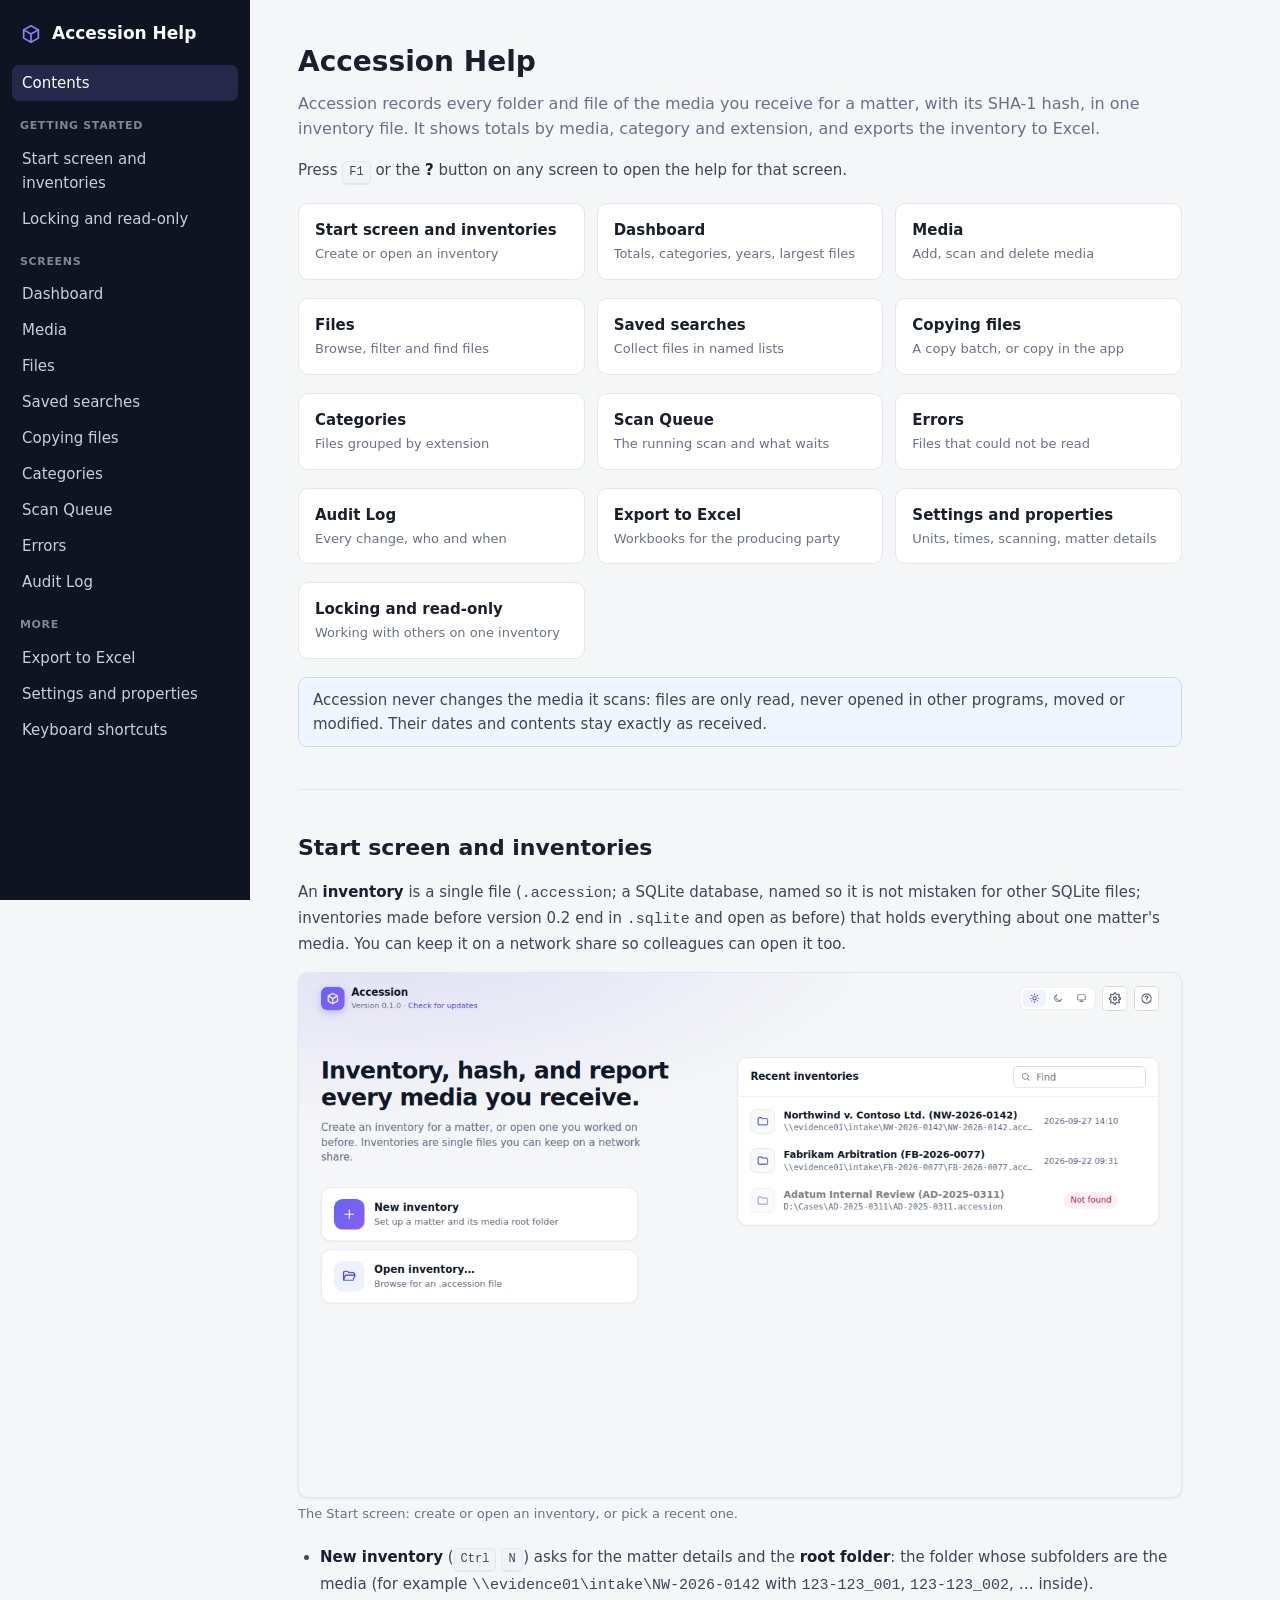
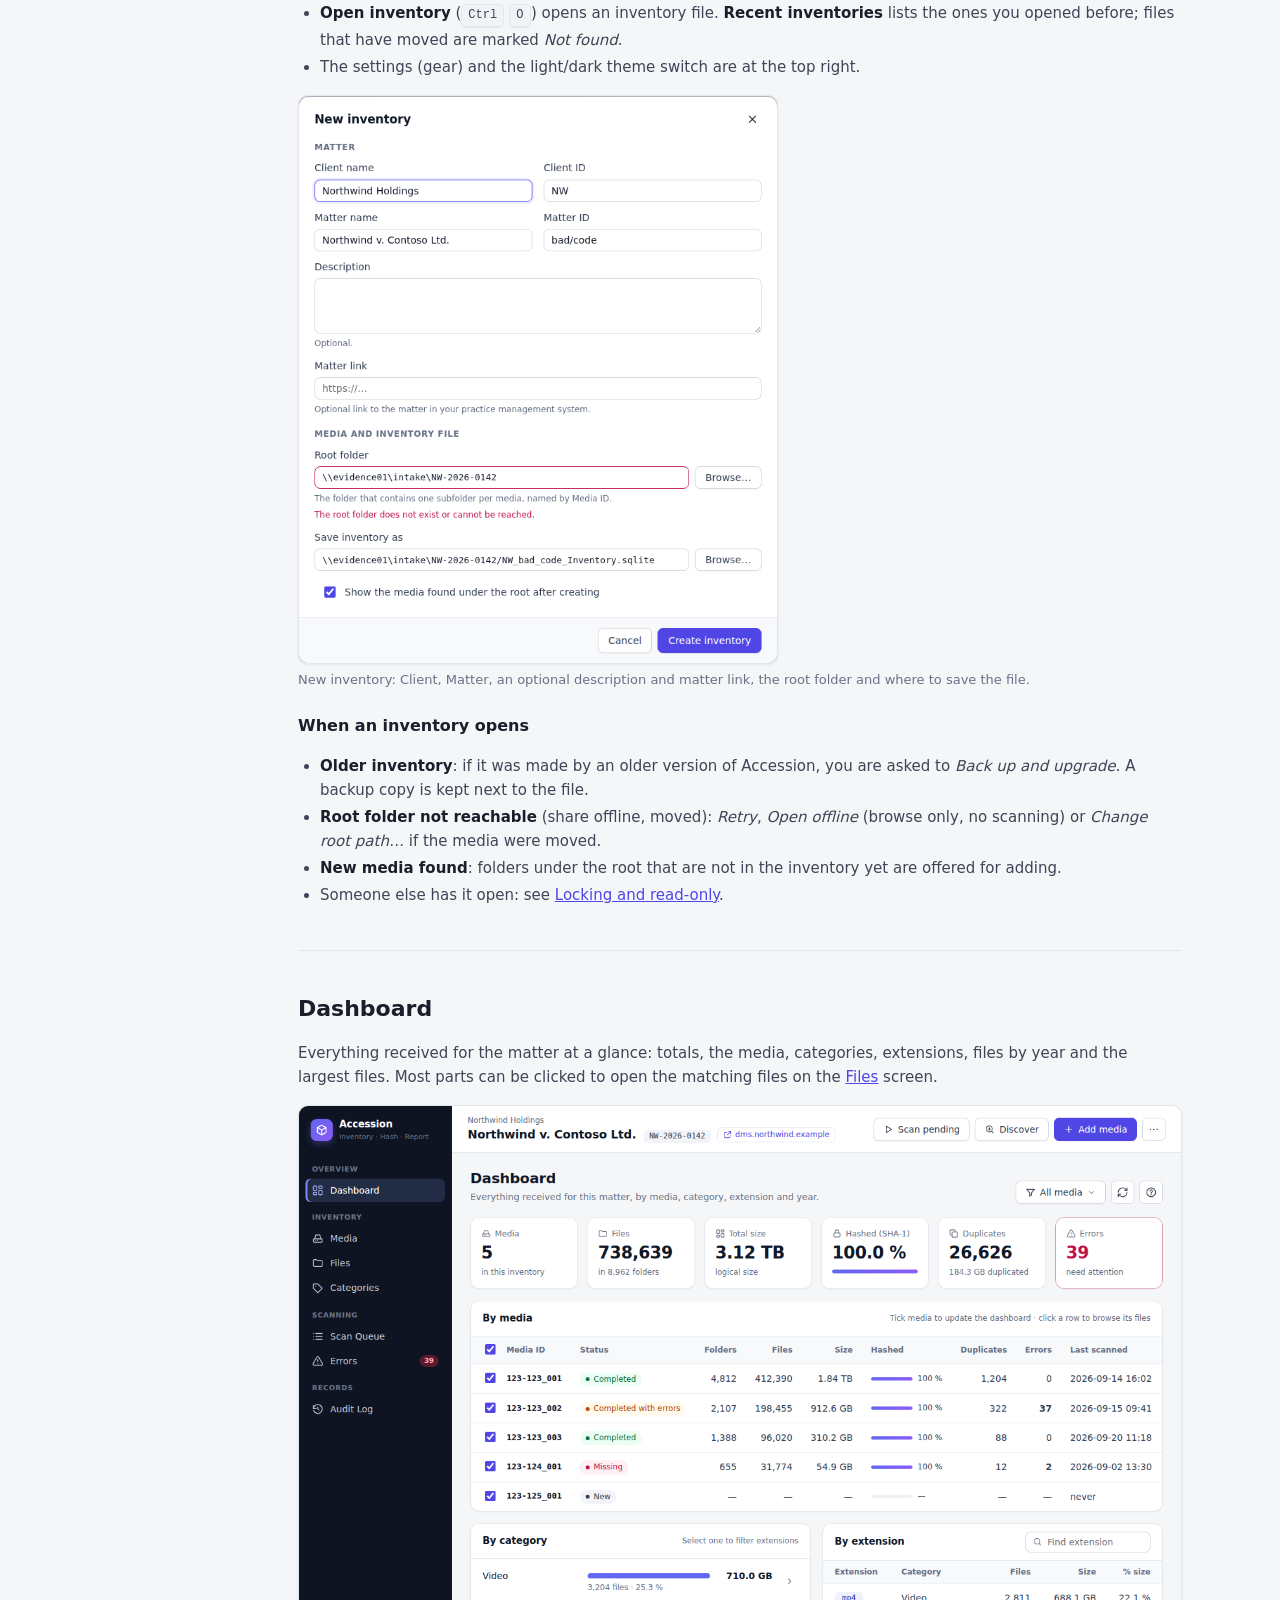
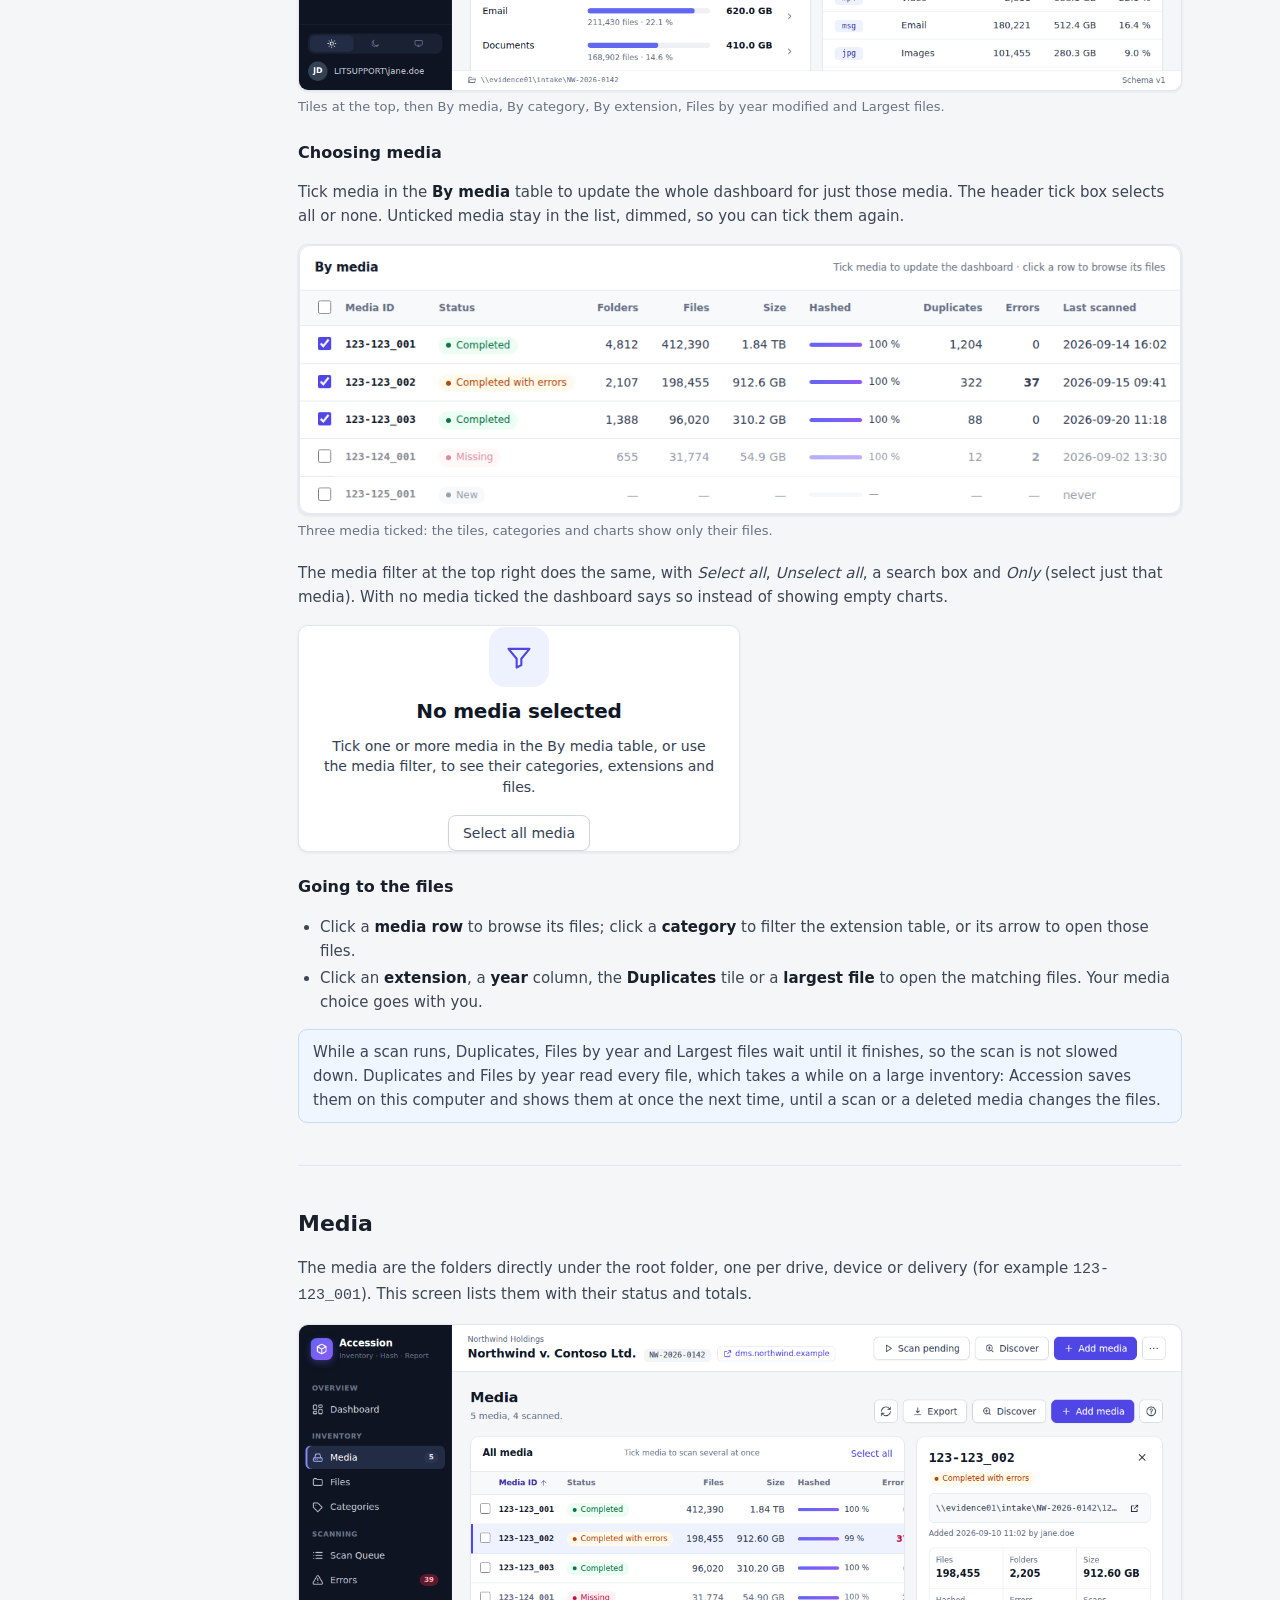
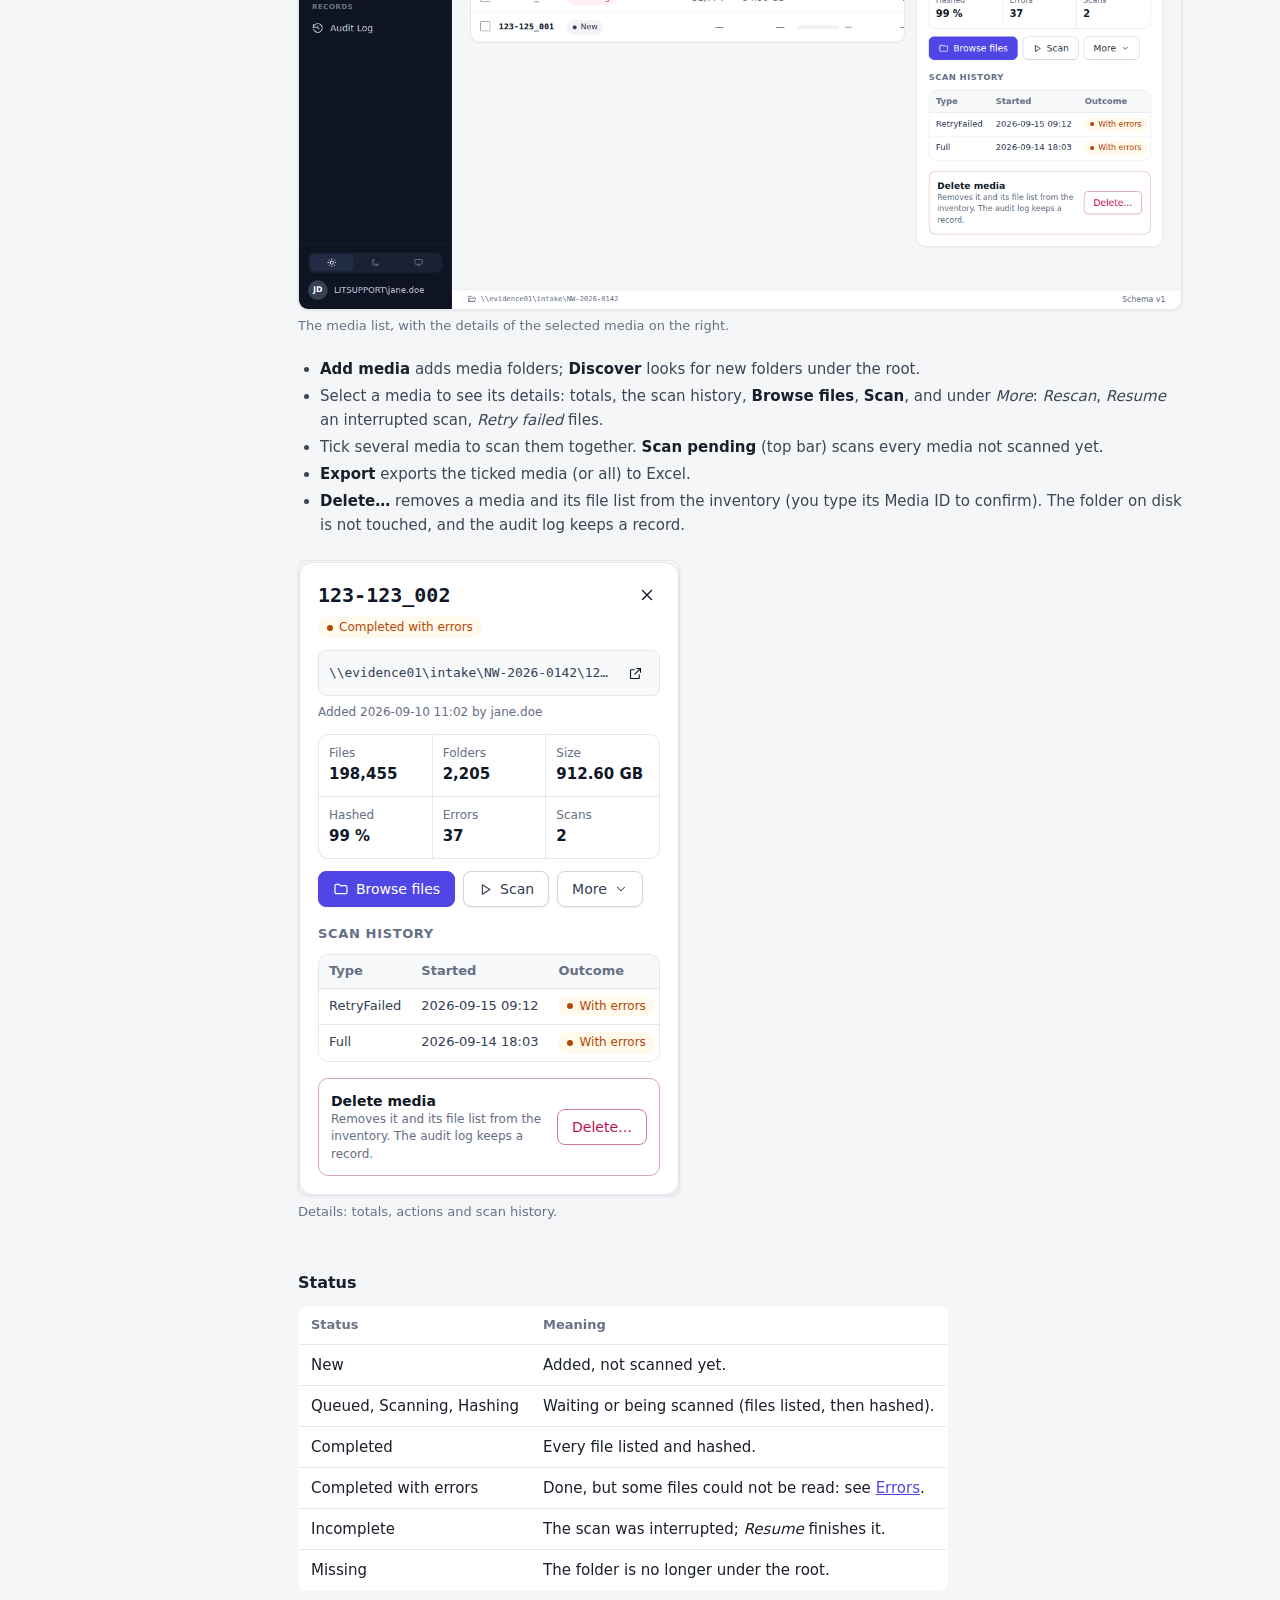
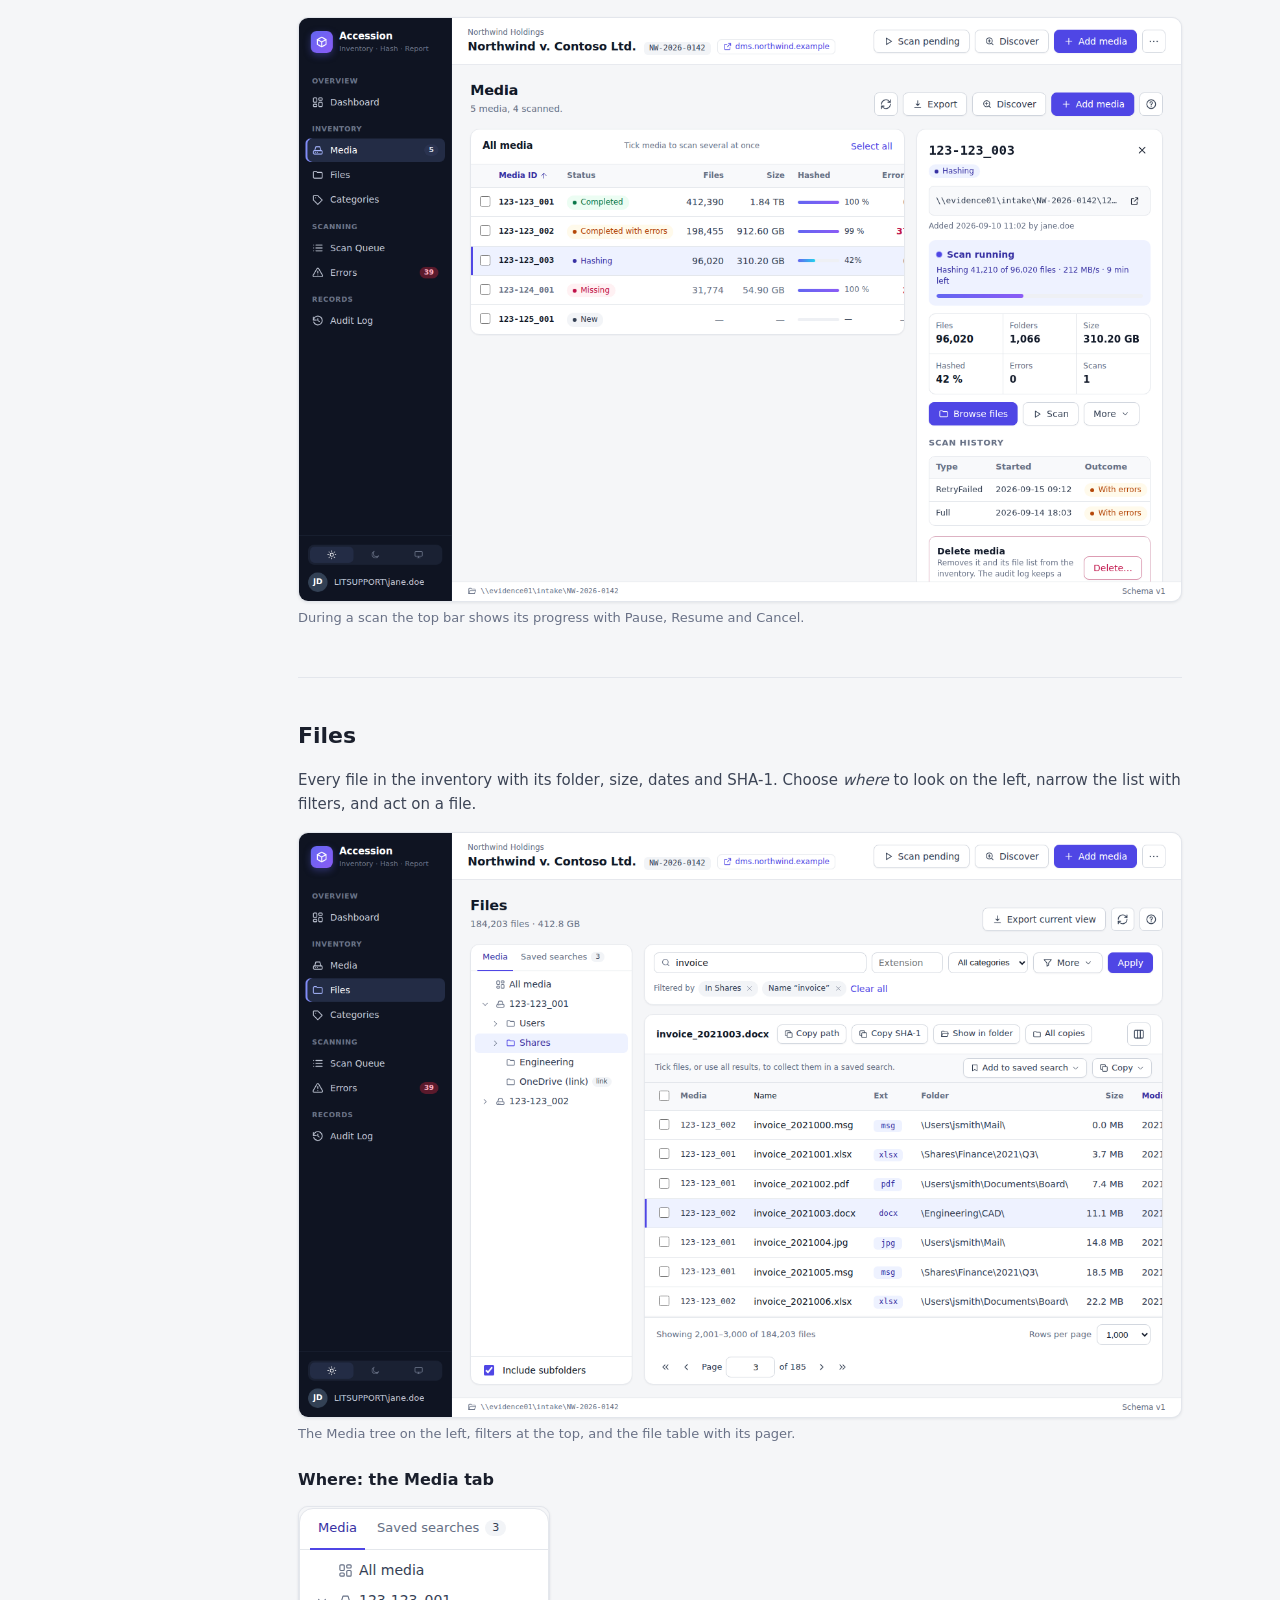
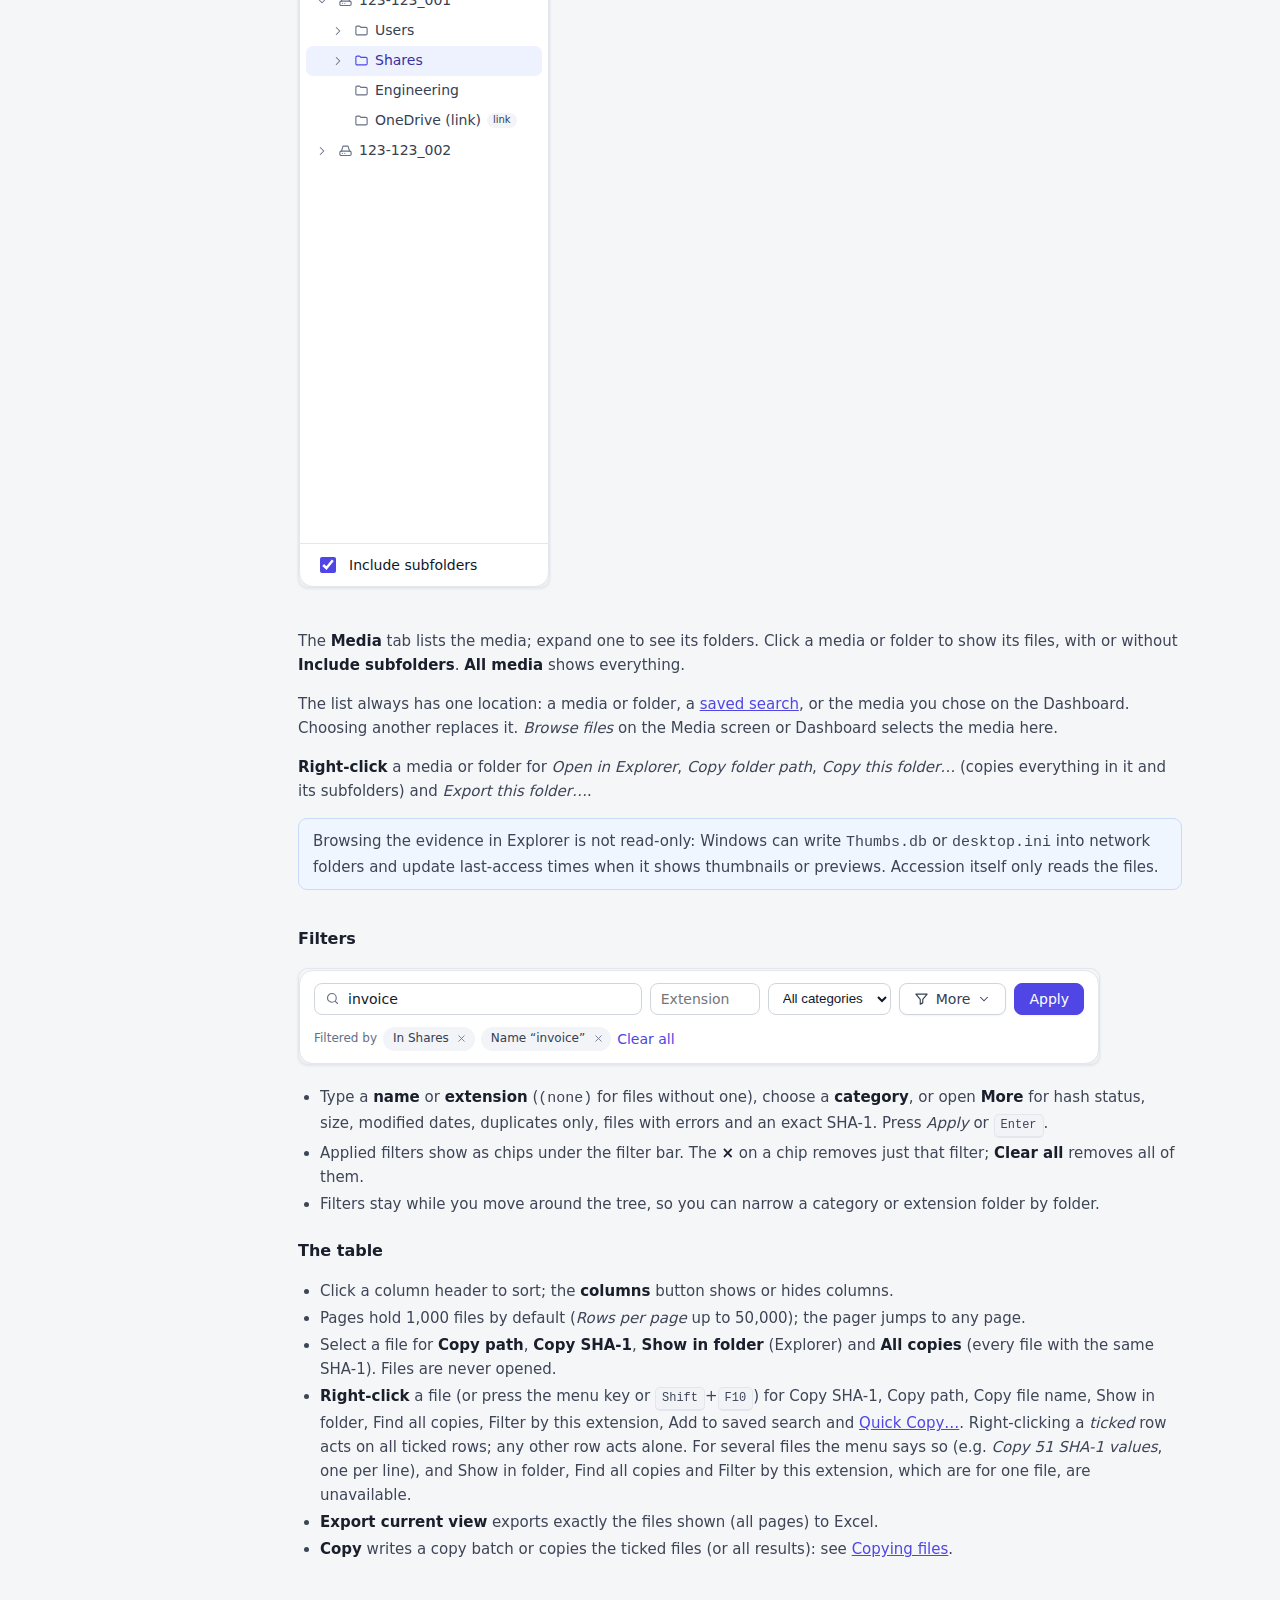
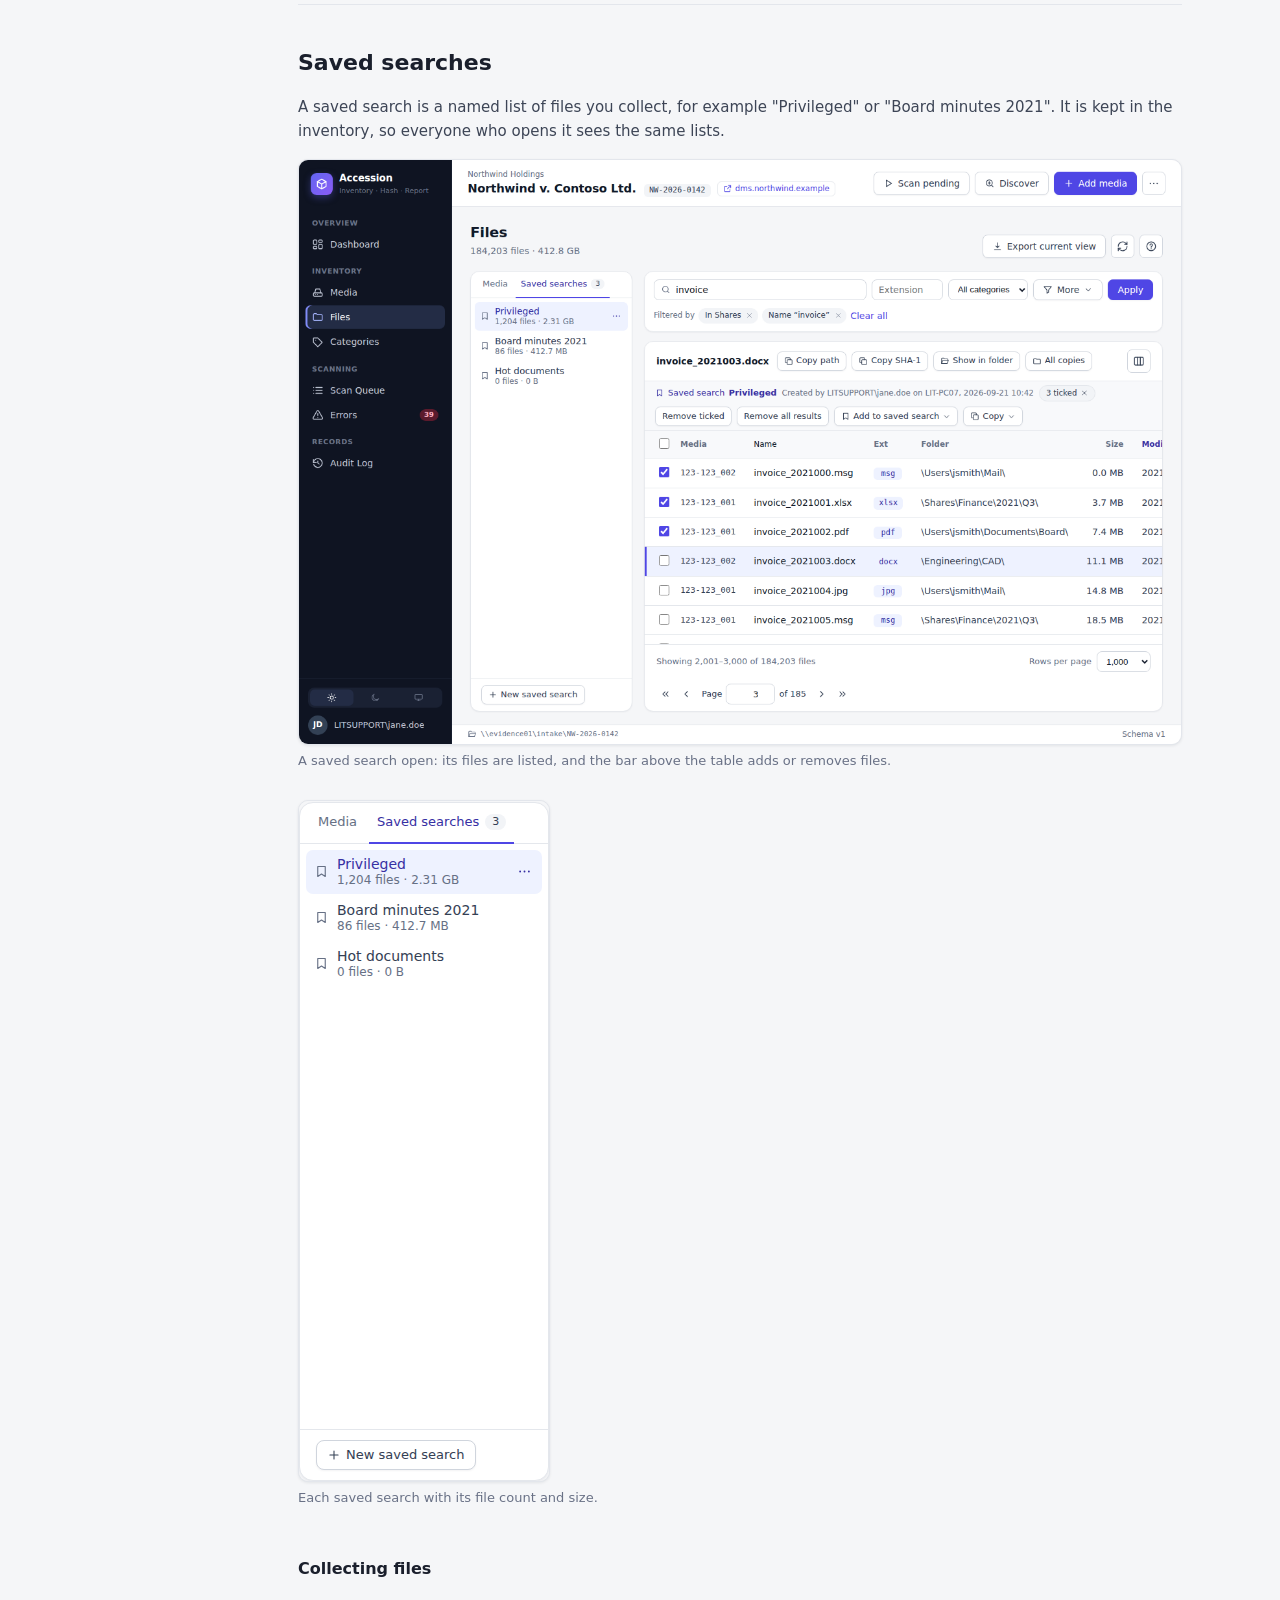
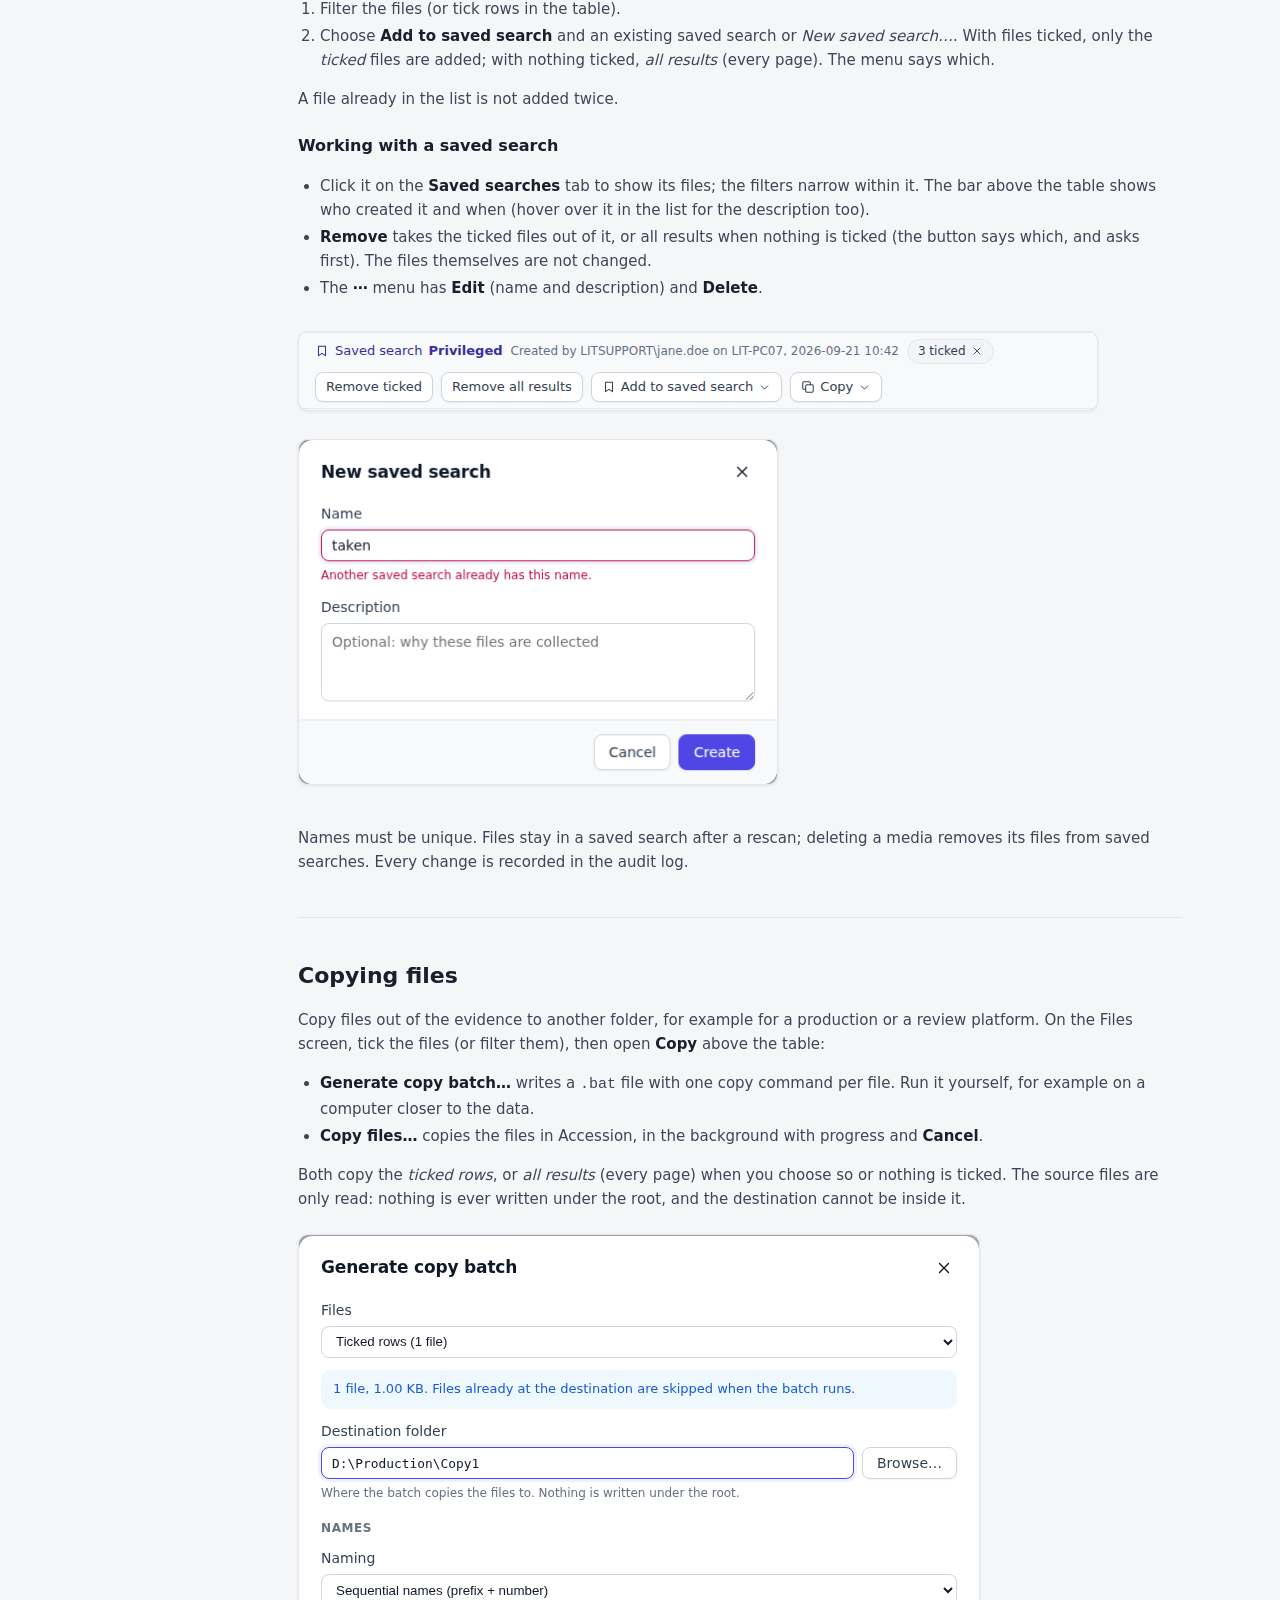
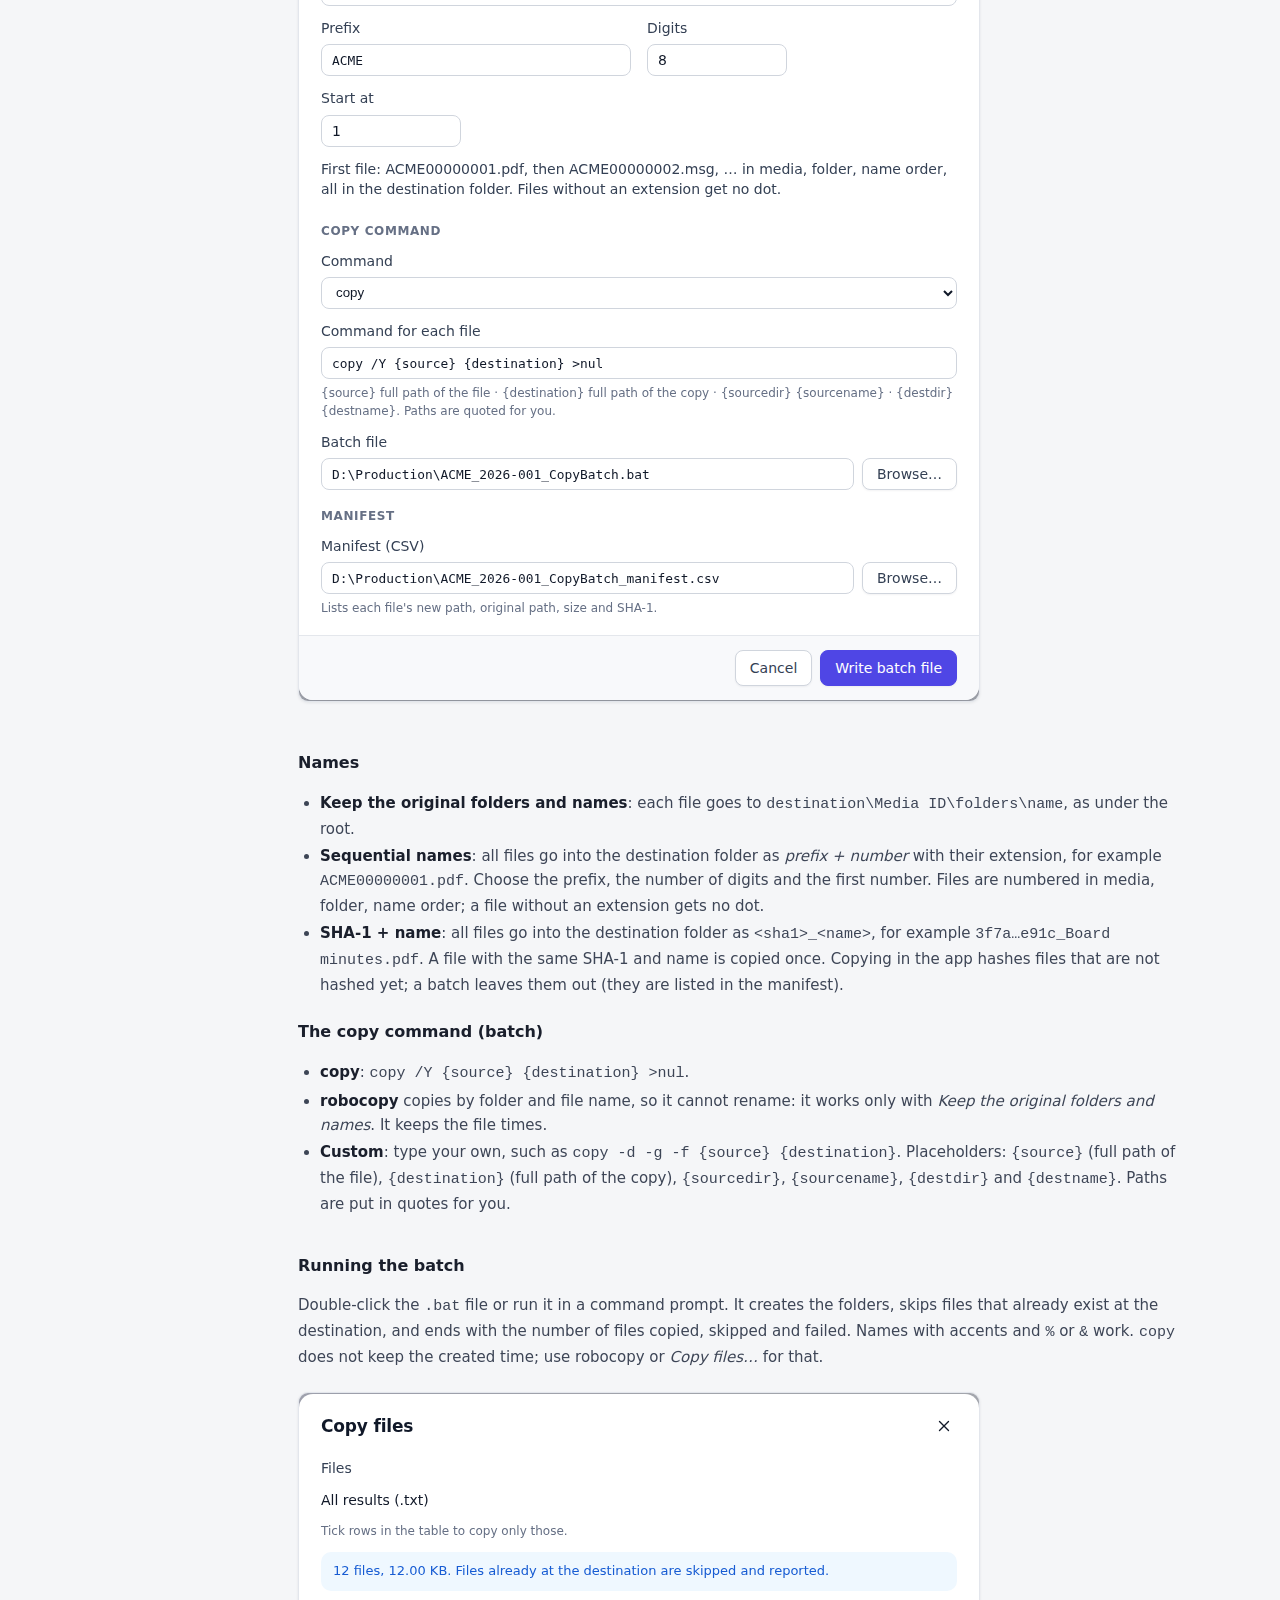
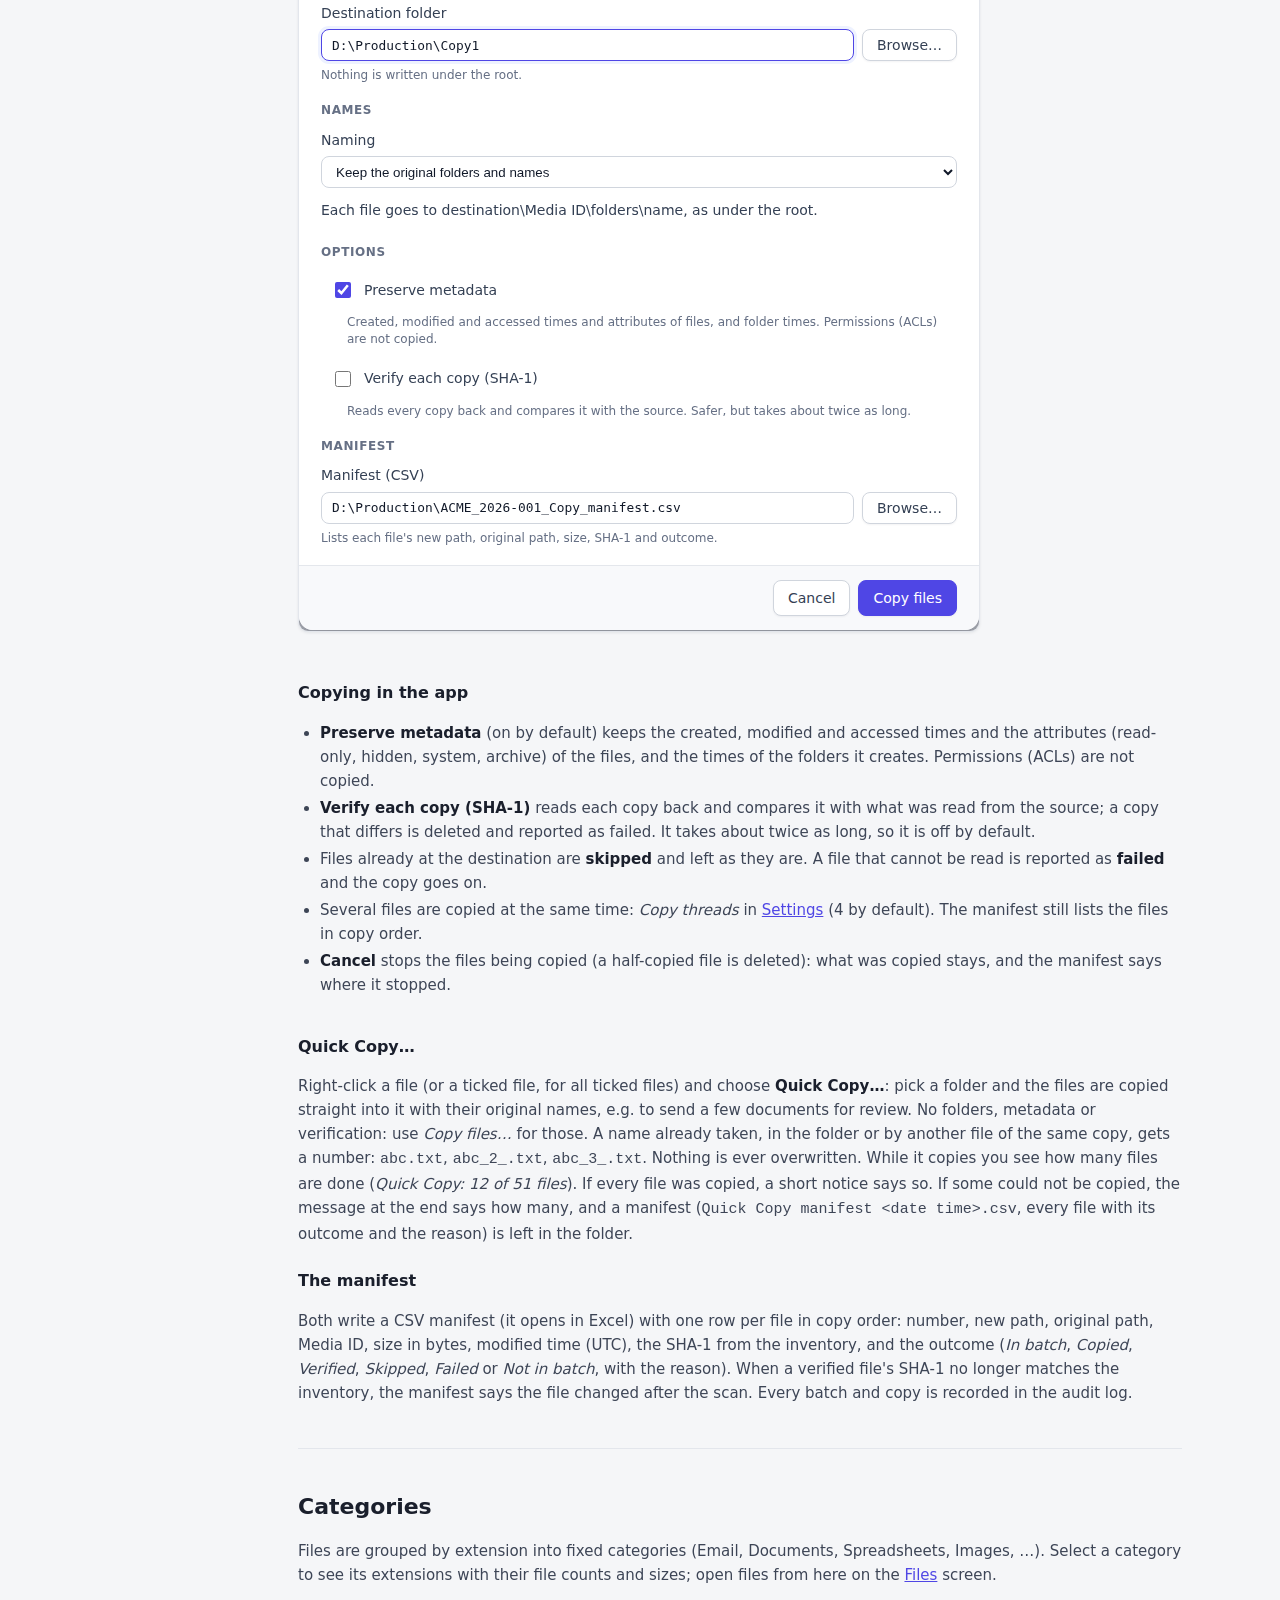
<file: src/Accession.App/wwwroot/help/index.html>
<!DOCTYPE html>
<html lang="en">
<head>
    <meta charset="utf-8" />
    <meta name="viewport" content="width=device-width, initial-scale=1" />
    <title>Accession Help</title>
    <link rel="stylesheet" href="help.css" />
</head>
<body>
<div class="layout">
    <nav aria-label="Help topics">
        <div class="brand">
            <svg width="22" height="22" viewBox="0 0 24 24" fill="none" stroke="#8b85ff" stroke-width="1.8" stroke-linecap="round" stroke-linejoin="round" aria-hidden="true">
                <path d="M4 7.5 12 3l8 4.5v9L12 21l-8-4.5Z" /><path d="M4 7.5 12 12l8-4.5M12 12v9" />
            </svg>
            Accession Help
        </div>
        <a href="#contents">Contents</a>
        <div class="nav-group">Getting started</div>
        <a href="#start">Start screen and inventories</a>
        <a href="#locking">Locking and read-only</a>
        <div class="nav-group">Screens</div>
        <a href="#dashboard">Dashboard</a>
        <a href="#media">Media</a>
        <a href="#files">Files</a>
        <a href="#saved-searches">Saved searches</a>
        <a href="#copy">Copying files</a>
        <a href="#categories">Categories</a>
        <a href="#queue">Scan Queue</a>
        <a href="#errors">Errors</a>
        <a href="#audit">Audit Log</a>
        <div class="nav-group">More</div>
        <a href="#export">Export to Excel</a>
        <a href="#settings">Settings and properties</a>
        <a href="#shortcuts">Keyboard shortcuts</a>
    </nav>

    <main>
        <section id="contents">
            <h1>Accession Help</h1>
            <p class="lead">Accession records every folder and file of the media you receive for a matter, with its SHA-1 hash, in one
                inventory file. It shows totals by media, category and extension, and exports the inventory to Excel.</p>
            <p>Press <kbd>F1</kbd> or the <strong>?</strong> button on any screen to open the help for that screen.</p>
            <ul class="contents">
                <li><a href="#start"><strong>Start screen and inventories</strong><span>Create or open an inventory</span></a></li>
                <li><a href="#dashboard"><strong>Dashboard</strong><span>Totals, categories, years, largest files</span></a></li>
                <li><a href="#media"><strong>Media</strong><span>Add, scan and delete media</span></a></li>
                <li><a href="#files"><strong>Files</strong><span>Browse, filter and find files</span></a></li>
                <li><a href="#saved-searches"><strong>Saved searches</strong><span>Collect files in named lists</span></a></li>
                <li><a href="#copy"><strong>Copying files</strong><span>A copy batch, or copy in the app</span></a></li>
                <li><a href="#categories"><strong>Categories</strong><span>Files grouped by extension</span></a></li>
                <li><a href="#queue"><strong>Scan Queue</strong><span>The running scan and what waits</span></a></li>
                <li><a href="#errors"><strong>Errors</strong><span>Files that could not be read</span></a></li>
                <li><a href="#audit"><strong>Audit Log</strong><span>Every change, who and when</span></a></li>
                <li><a href="#export"><strong>Export to Excel</strong><span>Workbooks for the producing party</span></a></li>
                <li><a href="#settings"><strong>Settings and properties</strong><span>Units, times, scanning, matter details</span></a></li>
                <li><a href="#locking"><strong>Locking and read-only</strong><span>Working with others on one inventory</span></a></li>
            </ul>
            <div class="note">Accession never changes the media it scans: files are only read, never opened in other programs, moved or
                modified. Their dates and contents stay exactly as received.</div>
        </section>

        <section id="start">
            <h2>Start screen and inventories</h2>
            <p>An <strong>inventory</strong> is a single file (<code>.accession</code>; a SQLite database, named so it is not mistaken for other SQLite files; inventories made before version 0.2 end in <code>.sqlite</code> and open as before) that holds everything about one matter's media. You can
                keep it on a network share so colleagues can open it too.</p>
            <figure><img src="images/start.png" alt="The Start screen with New inventory, Open inventory and the recent inventories" />
                <figcaption>The Start screen: create or open an inventory, or pick a recent one.</figcaption></figure>
            <ul>
                <li><strong>New inventory</strong> (<kbd>Ctrl</kbd> <kbd>N</kbd>) asks for the matter details and the <strong>root folder</strong>:
                    the folder whose subfolders are the media (for example <code>\\evidence01\intake\NW-2026-0142</code> with
                    <code>123-123_001</code>, <code>123-123_002</code>, … inside).</li>
                <li><strong>Open inventory</strong> (<kbd>Ctrl</kbd> <kbd>O</kbd>) opens an inventory file. <strong>Recent inventories</strong>
                    lists the ones you opened before; files that have moved are marked <em>Not found</em>.</li>
                <li>The settings (gear) and the light/dark theme switch are at the top right.</li>
            </ul>
            <figure class="small"><img src="images/dialog-new-inventory.png" alt="New inventory dialog" />
                <figcaption>New inventory: Client, Matter, an optional description and matter link, the root folder and where to save the file.</figcaption></figure>
            <h3>When an inventory opens</h3>
            <ul>
                <li><strong>Older inventory</strong>: if it was made by an older version of Accession, you are asked to
                    <em>Back up and upgrade</em>. A backup copy is kept next to the file.</li>
                <li><strong>Root folder not reachable</strong> (share offline, moved): <em>Retry</em>, <em>Open offline</em> (browse only,
                    no scanning) or <em>Change root path…</em> if the media were moved.</li>
                <li><strong>New media found</strong>: folders under the root that are not in the inventory yet are offered for adding.</li>
                <li>Someone else has it open: see <a href="#locking">Locking and read-only</a>.</li>
            </ul>
        </section>

        <section id="dashboard">
            <h2>Dashboard</h2>
            <p>Everything received for the matter at a glance: totals, the media, categories, extensions, files by year and the largest
                files. Most parts can be clicked to open the matching files on the <a href="#files">Files</a> screen.</p>
            <figure><img src="images/dashboard.png" alt="The Dashboard" />
                <figcaption>Tiles at the top, then By media, By category, By extension, Files by year modified and Largest files.</figcaption></figure>
            <h3>Choosing media</h3>
            <p>Tick media in the <strong>By media</strong> table to update the whole dashboard for just those media. The header tick box
                selects all or none. Unticked media stay in the list, dimmed, so you can tick them again.</p>
            <figure><img src="images/dashboard-by-media.png" alt="By media table with three media ticked and two unticked" />
                <figcaption>Three media ticked: the tiles, categories and charts show only their files.</figcaption></figure>
            <p>The media filter at the top right does the same, with <em>Select all</em>, <em>Unselect all</em>, a search box and
                <em>Only</em> (select just that media). With no media ticked the dashboard says so instead of showing empty charts.</p>
            <figure class="small"><img src="images/dashboard-none-selected.png" alt="No media selected message" /></figure>
            <h3>Going to the files</h3>
            <ul>
                <li>Click a <strong>media row</strong> to browse its files; click a <strong>category</strong> to filter the extension table,
                    or its arrow to open those files.</li>
                <li>Click an <strong>extension</strong>, a <strong>year</strong> column, the <strong>Duplicates</strong> tile or a
                    <strong>largest file</strong> to open the matching files. Your media choice goes with you.</li>
            </ul>
            <div class="note">While a scan runs, Duplicates, Files by year and Largest files wait until it finishes, so the scan is not slowed down.
                Duplicates and Files by year read every file, which takes a while on a large inventory: Accession saves them on this
                computer and shows them at once the next time, until a scan or a deleted media changes the files.</div>
        </section>

        <section id="media">
            <h2>Media</h2>
            <p>The media are the folders directly under the root folder, one per drive, device or delivery (for example
                <code>123-123_001</code>). This screen lists them with their status and totals.</p>
            <figure><img src="images/media.png" alt="Media screen with the list and the details panel" />
                <figcaption>The media list, with the details of the selected media on the right.</figcaption></figure>
            <ul>
                <li><strong>Add media</strong> adds media folders; <strong>Discover</strong> looks for new folders under the root.</li>
                <li>Select a media to see its details: totals, the scan history, <strong>Browse files</strong>, <strong>Scan</strong>, and
                    under <em>More</em>: <em>Rescan</em>, <em>Resume</em> an interrupted scan, <em>Retry failed</em> files.</li>
                <li>Tick several media to scan them together. <strong>Scan pending</strong> (top bar) scans every media not scanned yet.</li>
                <li><strong>Export</strong> exports the ticked media (or all) to Excel.</li>
                <li><strong>Delete…</strong> removes a media and its file list from the inventory (you type its Media ID to confirm). The
                    folder on disk is not touched, and the audit log keeps a record.</li>
            </ul>
            <div class="row">
                <figure><img src="images/media-detail.png" alt="Media details panel" />
                    <figcaption>Details: totals, actions and scan history.</figcaption></figure>
                <div>
                    <h3>Status</h3>
                    <table>
                        <tr><th>Status</th><th>Meaning</th></tr>
                        <tr><td>New</td><td>Added, not scanned yet.</td></tr>
                        <tr><td>Queued, Scanning, Hashing</td><td>Waiting or being scanned (files listed, then hashed).</td></tr>
                        <tr><td>Completed</td><td>Every file listed and hashed.</td></tr>
                        <tr><td>Completed with errors</td><td>Done, but some files could not be read: see <a href="#errors">Errors</a>.</td></tr>
                        <tr><td>Incomplete</td><td>The scan was interrupted; <em>Resume</em> finishes it.</td></tr>
                        <tr><td>Missing</td><td>The folder is no longer under the root.</td></tr>
                    </table>
                </div>
            </div>
            <figure><img src="images/media-scanning.png" alt="Media screen while a scan runs" />
                <figcaption>During a scan the top bar shows its progress with Pause, Resume and Cancel.</figcaption></figure>
        </section>

        <section id="files">
            <h2>Files</h2>
            <p>Every file in the inventory with its folder, size, dates and SHA-1. Choose <em>where</em> to look on the left, narrow the list
                with filters, and act on a file.</p>
            <figure><img src="images/files.png" alt="Files screen" />
                <figcaption>The Media tree on the left, filters at the top, and the file table with its pager.</figcaption></figure>
            <h3>Where: the Media tab</h3>
            <div class="row">
                <figure><img src="images/files-tree.png" alt="Media tree" /></figure>
                <div>
                    <p>The <strong>Media</strong> tab lists the media; expand one to see its folders. Click a media or folder to show its
                        files, with or without <strong>Include subfolders</strong>. <strong>All media</strong> shows everything.</p>
                    <p>The list always has one location: a media or folder, a <a href="#saved-searches">saved search</a>, or the media you
                        chose on the Dashboard. Choosing another replaces it. <em>Browse files</em> on the Media screen or Dashboard selects
                        the media here.</p>
                    <p><strong>Right-click</strong> a media or folder for <em>Open in Explorer</em>, <em>Copy folder path</em>,
                        <em>Copy this folder…</em> (copies everything in it and its subfolders) and <em>Export this folder…</em>.</p>
                    <p class="note">Browsing the evidence in Explorer is not read-only: Windows can write <code>Thumbs.db</code> or
                        <code>desktop.ini</code> into network folders and update last-access times when it shows thumbnails or
                        previews. Accession itself only reads the files.</p>
                </div>
            </div>
            <h3>Filters</h3>
            <figure><img src="images/files-filters.png" alt="Filter bar with chips" /></figure>
            <ul>
                <li>Type a <strong>name</strong> or <strong>extension</strong> (<code>(none)</code> for files without one), choose a
                    <strong>category</strong>, or open <strong>More</strong> for hash status, size, modified dates, duplicates only, files
                    with errors and an exact SHA-1. Press <em>Apply</em> or <kbd>Enter</kbd>.</li>
                <li>Applied filters show as chips under the filter bar. The <strong>×</strong> on a chip removes just that filter;
                    <strong>Clear all</strong> removes all of them.</li>
                <li>Filters stay while you move around the tree, so you can narrow a category or extension folder by folder.</li>
            </ul>
            <h3>The table</h3>
            <ul>
                <li>Click a column header to sort; the <strong>columns</strong> button shows or hides columns.</li>
                <li>Pages hold 1,000 files by default (<em>Rows per page</em> up to 50,000); the pager jumps to any page.</li>
                <li>Select a file for <strong>Copy path</strong>, <strong>Copy SHA-1</strong>, <strong>Show in folder</strong> (Explorer) and
                    <strong>All copies</strong> (every file with the same SHA-1). Files are never opened.</li>
                <li><strong>Right-click</strong> a file (or press the menu key or <kbd>Shift</kbd>+<kbd>F10</kbd>) for Copy SHA-1, Copy path,
                    Copy file name, Show in folder, Find all copies, Filter by this extension, Add to saved search and
                    <a href="#copy">Quick Copy…</a>. Right-clicking a <em>ticked</em> row acts on all ticked rows; any other row acts alone.
                    For several files the menu says so (e.g. <em>Copy 51 SHA-1 values</em>, one per line), and Show in folder, Find all copies
                    and Filter by this extension, which are for one file, are unavailable.</li>
                <li><strong>Export current view</strong> exports exactly the files shown (all pages) to Excel.</li>
                <li><strong>Copy</strong> writes a copy batch or copies the ticked files (or all results): see <a href="#copy">Copying files</a>.</li>
            </ul>
        </section>

        <section id="saved-searches">
            <h2>Saved searches</h2>
            <p>A saved search is a named list of files you collect, for example "Privileged" or "Board minutes 2021". It is kept in the
                inventory, so everyone who opens it sees the same lists.</p>
            <figure><img src="images/files-saved-searches.png" alt="Files screen with the Saved searches tab" />
                <figcaption>A saved search open: its files are listed, and the bar above the table adds or removes files.</figcaption></figure>
            <div class="row">
                <figure><img src="images/saved-search-list.png" alt="Saved searches list" />
                    <figcaption>Each saved search with its file count and size.</figcaption></figure>
                <div>
                    <h3>Collecting files</h3>
                    <ol>
                        <li>Filter the files (or tick rows in the table).</li>
                        <li>Choose <strong>Add to saved search</strong> and an existing saved search or <em>New saved search…</em>. With files
                            ticked, only the <em>ticked</em> files are added; with nothing ticked, <em>all results</em> (every page). The menu
                            says which.</li>
                    </ol>
                    <p>A file already in the list is not added twice.</p>
                    <h3>Working with a saved search</h3>
                    <ul>
                        <li>Click it on the <strong>Saved searches</strong> tab to show its files; the filters narrow within it. The bar above
                            the table shows who created it and when (hover over it in the list for the description too).</li>
                        <li><strong>Remove</strong> takes the ticked files out of it, or all results when nothing is ticked (the button says
                            which, and asks first). The files themselves are not changed.</li>
                        <li>The <strong>⋯</strong> menu has <strong>Edit</strong> (name and description) and <strong>Delete</strong>.</li>
                    </ul>
                </div>
            </div>
            <figure><img src="images/saved-search-bar.png" alt="Saved search bar with ticked files and actions" /></figure>
            <div class="row">
                <figure class="small"><img src="images/dialog-saved-search.png" alt="New saved search dialog" /></figure>
                <p>Names must be unique. Files stay in a saved search after a rescan; deleting a media removes its files from saved searches.
                    Every change is recorded in the audit log.</p>
            </div>
        </section>

        <section id="copy">
            <h2>Copying files</h2>
            <p>Copy files out of the evidence to another folder, for example for a production or a review platform. On the Files screen,
                tick the files (or filter them), then open <strong>Copy</strong> above the table:</p>
            <ul>
                <li><strong>Generate copy batch…</strong> writes a <code>.bat</code> file with one copy command per file. Run it yourself,
                    for example on a computer closer to the data.</li>
                <li><strong>Copy files…</strong> copies the files in Accession, in the background with progress and <strong>Cancel</strong>.</li>
            </ul>
            <p>Both copy the <em>ticked rows</em>, or <em>all results</em> (every page) when you choose so or nothing is ticked. The source
                files are only read: nothing is ever written under the root, and the destination cannot be inside it.</p>
            <div class="row">
                <figure><img src="images/dialog-copy-batch.png" alt="Generate copy batch dialog" /></figure>
                <div>
                    <h3>Names</h3>
                    <ul>
                        <li><strong>Keep the original folders and names</strong>: each file goes to
                            <code>destination\Media ID\folders\name</code>, as under the root.</li>
                        <li><strong>Sequential names</strong>: all files go into the destination folder as <em>prefix + number</em> with
                            their extension, for example <code>ACME00000001.pdf</code>. Choose the prefix, the number of digits and the
                            first number. Files are numbered in media, folder, name order; a file without an extension gets no dot.</li>
                        <li><strong>SHA-1 + name</strong>: all files go into the destination folder as <code>&lt;sha1&gt;_&lt;name&gt;</code>,
                            for example <code>3f7a…e91c_Board minutes.pdf</code>. A file with the same SHA-1 and name is copied once.
                            Copying in the app hashes files that are not hashed yet; a batch leaves them out (they are listed in the
                            manifest).</li>
                    </ul>
                    <h3>The copy command (batch)</h3>
                    <ul>
                        <li><strong>copy</strong>: <code>copy /Y {source} {destination} &gt;nul</code>.</li>
                        <li><strong>robocopy</strong> copies by folder and file name, so it cannot rename: it works only with
                            <em>Keep the original folders and names</em>. It keeps the file times.</li>
                        <li><strong>Custom</strong>: type your own, such as <code>copy -d -g -f {source} {destination}</code>. Placeholders:
                            <code>{source}</code> (full path of the file), <code>{destination}</code> (full path of the copy),
                            <code>{sourcedir}</code>, <code>{sourcename}</code>, <code>{destdir}</code> and <code>{destname}</code>.
                            Paths are put in quotes for you.</li>
                    </ul>
                </div>
            </div>
            <h3>Running the batch</h3>
            <p>Double-click the <code>.bat</code> file or run it in a command prompt. It creates the folders, skips files that already
                exist at the destination, and ends with the number of files copied, skipped and failed. Names with accents and
                <code>%</code> or <code>&amp;</code> work. <code>copy</code> does not keep the created time; use robocopy or
                <em>Copy files…</em> for that.</p>
            <div class="row">
                <figure><img src="images/dialog-copy-files.png" alt="Copy files dialog" /></figure>
                <div>
                    <h3>Copying in the app</h3>
                    <ul>
                        <li><strong>Preserve metadata</strong> (on by default) keeps the created, modified and accessed times and the
                            attributes (read-only, hidden, system, archive) of the files, and the times of the folders it creates.
                            Permissions (ACLs) are not copied.</li>
                        <li><strong>Verify each copy (SHA-1)</strong> reads each copy back and compares it with what was read from the
                            source; a copy that differs is deleted and reported as failed. It takes about twice as long, so it is off by
                            default.</li>
                        <li>Files already at the destination are <strong>skipped</strong> and left as they are. A file that cannot be read
                            is reported as <strong>failed</strong> and the copy goes on.</li>
                        <li>Several files are copied at the same time: <em>Copy threads</em> in <a href="#settings">Settings</a>
                            (4 by default). The manifest still lists the files in copy order.</li>
                        <li><strong>Cancel</strong> stops the files being copied (a half-copied file is deleted): what was copied stays,
                            and the manifest says where it stopped.</li>
                    </ul>
                </div>
            </div>
            <h3>Quick Copy…</h3>
            <p>Right-click a file (or a ticked file, for all ticked files) and choose <strong>Quick Copy…</strong>: pick a folder and
                the files are copied straight into it with their original names, e.g. to send a few documents for review. No folders,
                metadata or verification: use <em>Copy files…</em> for those. A name already taken, in the folder or by another file
                of the same copy, gets a number: <code>abc.txt</code>, <code>abc_2_.txt</code>, <code>abc_3_.txt</code>. Nothing is ever
                overwritten. While it copies you see how many files are done (<em>Quick Copy: 12 of 51 files</em>). If every file was
                copied, a short notice says so. If some could not be copied, the message at the end says how many, and a manifest
                (<code>Quick Copy manifest &lt;date time&gt;.csv</code>, every file with its outcome and the reason) is left in the folder.</p>
            <h3>The manifest</h3>
            <p>Both write a CSV manifest (it opens in Excel) with one row per file in copy order: number, new path, original path,
                Media ID, size in bytes, modified time (UTC), the SHA-1 from the inventory, and the outcome (<em>In batch</em>,
                <em>Copied</em>, <em>Verified</em>, <em>Skipped</em>, <em>Failed</em> or <em>Not in batch</em>, with the reason). When a verified file's SHA-1 no
                longer matches the inventory, the manifest says the file changed after the scan. Every batch and copy is recorded in the
                audit log.</p>
        </section>

        <section id="categories">
            <h2>Categories</h2>
            <p>Files are grouped by extension into fixed categories (Email, Documents, Spreadsheets, Images, …). Select a category to see its
                extensions with their file counts and sizes; open files from here on the <a href="#files">Files</a> screen.</p>
            <figure><img src="images/categories.png" alt="Categories screen" /></figure>
        </section>

        <section id="queue">
            <h2>Scan Queue</h2>
            <p>One media is scanned at a time; the others wait in order. The screen shows the running scan (what it is doing, files and speed)
                and the media waiting.</p>
            <figure><img src="images/scan-queue.png" alt="Scan Queue screen" /></figure>
            <ul>
                <li><strong>Pause</strong>, <strong>Resume</strong> and <strong>Cancel</strong> control the running scan. A cancelled or
                    interrupted scan can be finished later with <em>Resume</em> on the Media screen.</li>
                <li>Use <em>Move up</em>, <em>Move down</em> and <em>Remove from queue</em> on waiting media.</li>
                <li><strong>Now</strong> shows the file that has been hashing longest. A large file (virtual disks, backups, mailbox
                    archives) shows its own progress, e.g. <em>38 % of 12.4 GB</em>: hashing a very large file can take a long time,
                    and the media waiting start when it is done.</li>
                <li>Closing Accession during a scan asks first; the scan can be resumed the next time.</li>
            </ul>
        </section>

        <section id="errors">
            <h2>Errors</h2>
            <p>Files and folders that could not be read or hashed (locked, access denied, changed while being scanned, …). They are listed so you can report
                them to the sender, and they are included in the Excel export.</p>
            <figure><img src="images/errors.png" alt="Errors screen" /></figure>
            <ul>
                <li>Filter by <strong>media</strong> and <strong>error type</strong>. <strong>Show info entries</strong> adds notes such as
                    skipped links (these are not errors).</li>
                <li>Select an entry for <strong>Copy path</strong> or <strong>Show in folder</strong>.</li>
                <li><strong>Retry failed</strong> hashes the failed files of the chosen media again, for example after a locked file was closed.</li>
            </ul>
        </section>

        <section id="audit">
            <h2>Audit Log</h2>
            <p>Every change to the inventory, who made it, on which computer and when: created, opened, media added or deleted, scans,
                exports, saved searches and more. Entries can never be edited or deleted.</p>
            <figure><img src="images/audit.png" alt="Audit Log screen" /></figure>
            <ul>
                <li>Filter by action, user, media and date range; <strong>Clear</strong> resets the filters.</li>
                <li>Select an entry to see its details.</li>
                <li><strong>Export</strong> saves the entries matching the filters to an Excel workbook.</li>
            </ul>
        </section>

        <section id="export">
            <h2>Export to Excel</h2>
            <p>Export the inventory to an Excel workbook to send to the producing party. Start it from <strong>Export to Excel…</strong> in the
                <strong>⋯</strong> menu, <strong>Export</strong> on the Media screen (ticked media) or <strong>Export current view</strong> on
                the Files screen.</p>
            <div class="row">
                <figure><img src="images/dialog-export.png" alt="Export to Excel dialog" /></figure>
                <div>
                    <ul>
                        <li><strong>Scope</strong>: all media, selected media, or the current Files view (exactly the files it shows).</li>
                        <li><strong>Sheets</strong>: Summary, Media, Categories, Extensions, Files and Errors; untick the ones you do not need.</li>
                        <li><strong>One workbook per media</strong> writes a workbook for each media, named with its Media ID.</li>
                        <li><strong>Estimated rows</strong> shows how big the export will be and how many Files sheets it needs.</li>
                    </ul>
                    <h3>In the workbook</h3>
                    <ul>
                        <li>Sizes are in two columns: <strong>Size (bytes)</strong> and <strong>Size (MB)</strong> (numbers, so Excel can sort
                            and add them; MiB with binary units in Settings).</li>
                        <li>Dates are in UTC. Each sheet has a frozen, filtered header row.</li>
                        <li>Excel holds about a million rows per sheet: larger file lists continue on <em>Files (1)</em>, <em>Files (2)</em>, …</li>
                    </ul>
                </div>
            </div>
            <p>The export runs in the background with its progress and a <strong>Cancel</strong> button; a cancelled export leaves no file
                behind. When it finishes you can open the folder. Every export is recorded in the audit log.</p>
        </section>

        <section id="settings">
            <h2>Settings and properties</h2>
            <div class="row">
                <figure><img src="images/dialog-settings.png" alt="Settings dialog" /></figure>
                <div>
                    <h3>Settings</h3>
                    <p>Open Settings with the gear on the Start screen, <strong>Settings</strong> in the <strong>⋯</strong> menu or
                        <kbd>Ctrl</kbd> <kbd>,</kbd>. They apply to you on this computer.</p>
                    <ul>
                        <li><strong>Display</strong>: sizes in decimal (KB, MB, GB) or binary (KiB, MiB, GiB) units; times in local or UTC.</li>
                        <li><strong>Scanning</strong>: threads for listing and hashing, and the database batch size. The defaults suit most shares.</li>
                        <li><strong>Export</strong>: the default export folder and whether to write one workbook per media.</li>
                        <li><strong>Updates</strong>: <em>Check for new versions</em> (on by default) – see below.</li>
                        <li><strong>Copying</strong>: how many files <a href="#copy">Copy files</a> and Quick Copy copy at the same time (4 by
                            default, up to 16). More threads help with many small files or a network destination; for large files the
                            disks are the limit.</li>
                    </ul>
                    <h3>New versions</h3>
                    <p>A few seconds after start-up, at most once a day, Accession asks GitHub for its latest release. When there is a
                        newer one, a bar says so on the Start screen and on the inventory screens: <em>What's new</em> shows the release
                        notes, <em>Download</em> opens the release page, <em>Skip this version</em> stops announcing it (a later version
                        is announced), and <strong>×</strong> hides it until the next start. <em>Check for updates…</em> in the
                        <strong>⋯</strong> menu (or under the version on the Start screen) asks at once. Only the request is sent,
                        nothing about you or your inventories; turn the check off in Settings on computers without internet.</p>
                    <figure><img src="images/update-banner.png" alt="New version bar" /></figure>
                    <h3>Inventory properties</h3>
                    <p><strong>Inventory properties</strong> in the <strong>⋯</strong> menu edits the matter details (client, matter, IDs,
                        description, matter link) and shows the inventory's facts. <strong>Change root path</strong> points the inventory at
                        media that were moved, without scanning again.</p>
                </div>
            </div>
            <h3>The top bar</h3>
            <figure><img src="images/topbar-matter-link.png" alt="Top bar with the matter link" />
                <figcaption>The matter name, its ID and the matter link (click to open it in your browser).</figcaption></figure>
            <p>The theme switch at the bottom of the side navigation chooses light, dark or the Windows setting.</p>
            <figure><img src="images/dashboard-dark.png" alt="Dashboard in the dark theme" /><figcaption>The dark theme.</figcaption></figure>
        </section>

        <section id="locking">
            <h2>Locking and read-only</h2>
            <p>Only one person at a time can change an inventory. When you open it, you hold its lock; others can still open it
                <strong>read-only</strong> to browse and export.</p>
            <ul>
                <li>If someone else has it open, you see who and on which computer, and can <em>Open read-only</em>. When their session is no
                    longer active (for example their computer went to sleep), you can also <em>Take over lock</em>.</li>
                <li>If Accession was not closed properly on your computer, it simply opens normally and says the last session was not closed.</li>
                <li>A read-only inventory shows an amber chip in the top bar with who has it open; hover over it for how to edit.</li>
            </ul>
            <figure><img src="images/topbar-read-only.png" alt="Top bar with the read-only chip" />
                <figcaption>Read-only: the chip names the person and computer holding the inventory.</figcaption></figure>
        </section>

        <section id="shortcuts">
            <h2>Keyboard shortcuts</h2>
            <table>
                <tr><th>Keys</th><th>Action</th></tr>
                <tr><td><kbd>F1</kbd></td><td>Help for the screen shown</td></tr>
                <tr><td><kbd>Ctrl</kbd> <kbd>N</kbd></td><td>New inventory</td></tr>
                <tr><td><kbd>Ctrl</kbd> <kbd>O</kbd></td><td>Open inventory</td></tr>
                <tr><td><kbd>Ctrl</kbd> <kbd>,</kbd></td><td>Settings</td></tr>
                <tr><td><kbd>F5</kbd></td><td>Refresh the screen</td></tr>
                <tr><td><kbd>Ctrl</kbd> <kbd>F</kbd></td><td>Find (the screen's search box)</td></tr>
                <tr><td><kbd>Alt</kbd> <kbd>1</kbd> … <kbd>7</kbd></td><td>Go to a screen in the side navigation</td></tr>
                <tr><td><kbd>↑</kbd> <kbd>↓</kbd></td><td>Move through table rows</td></tr>
                <tr><td><kbd>Enter</kbd></td><td>Open the selected row, confirm a dialog</td></tr>
                <tr><td><kbd>Esc</kbd></td><td>Close a dialog or menu (and this help window)</td></tr>
                <tr><td><kbd>?</kbd></td><td>Show the shortcut list in the app</td></tr>
            </table>
        </section>
    </main>
</div>

<script>
    // Highlights the topic in the menu for the section shown (opened at #topic, clicked, or scrolled to).
    (function () {
        const links = Array.from(document.querySelectorAll("nav a"));
        const sections = Array.from(document.querySelectorAll("main section"));

        function mark(id) {
            links.forEach(a => a.classList.toggle("is-active", a.getAttribute("href") === "#" + id));
        }

        window.addEventListener("hashchange", () => mark(location.hash.slice(1) || "contents"));
        mark(location.hash.slice(1) || "contents");

        const observer = new IntersectionObserver(entries => {
            const visible = entries.filter(e => e.isIntersecting).sort((a, b) => a.boundingClientRect.top - b.boundingClientRect.top);
            if (visible.length > 0) {
                mark(visible[0].target.id);
            }
        }, { rootMargin: "0px 0px -70% 0px" });
        sections.forEach(s => observer.observe(s));
    })();
</script>
</body>
</html>
</file>
<file: src/Accession.App/wwwroot/help/help.css>
:root {
    --bg: #f5f6f8;
    --surface: #ffffff;
    --text: #1a1f2c;
    --text-2: #3d4556;
    --muted: #697186;
    --border: #e3e6ec;
    --primary: #4f46e5;
    --primary-soft: #eef2ff;
    --side: #0f1422;
    --side-text: #c9cfdc;
    --side-muted: #7d869a;
    --note: #f0f6ff;
    --note-border: #c7dcfb;
    --kbd: #f1f3f7;
    color-scheme: light;
}

@media (prefers-color-scheme: dark) {
    :root {
        --bg: #0b101b;
        --surface: #121929;
        --text: #e6e9f0;
        --text-2: #c3c9d6;
        --muted: #8b93a7;
        --border: #232c3f;
        --primary: #8b85ff;
        --primary-soft: #1f2146;
        --note: #13213a;
        --note-border: #25406b;
        --kbd: #1b2336;
        color-scheme: dark;
    }
}

* { box-sizing: border-box; }

html { scroll-padding-top: 16px; }

body {
    margin: 0;
    background: var(--bg);
    color: var(--text);
    font: 15px/1.6 "Segoe UI", system-ui, sans-serif;
}

.layout { display: grid; grid-template-columns: 250px minmax(0, 1fr); min-height: 100vh; }

nav {
    position: sticky;
    top: 0;
    height: 100vh;
    overflow-y: auto;
    padding: 20px 12px;
    background: var(--side);
    color: var(--side-text);
}

.brand { display: flex; align-items: center; gap: 10px; padding: 0 8px 18px; font-weight: 600; font-size: 17px; color: #fff; }
.brand svg { flex: none; }
.nav-group { margin: 16px 8px 6px; color: var(--side-muted); font-size: 11px; font-weight: 600; letter-spacing: .06em; text-transform: uppercase; }

nav a {
    display: block;
    padding: 6px 10px;
    border-radius: 7px;
    color: var(--side-text);
    text-decoration: none;
}

nav a:hover { background: rgba(255, 255, 255, .06); }
nav a.is-active { background: rgba(139, 133, 255, .18); color: #fff; font-weight: 500; }

main { max-width: 980px; padding: 32px 48px 80px; }

section { padding: 8px 0 28px; border-bottom: 1px solid var(--border); margin-bottom: 20px; }
section:last-child { border-bottom: 0; }

h1 { margin: 0 0 6px; font-size: 28px; }
h2 { margin: 12px 0 8px; font-size: 22px; }
h3 { margin: 22px 0 6px; font-size: 16px; }
p, li { color: var(--text-2); }
.lead { font-size: 16px; color: var(--muted); margin-top: 0; }
ul, ol { padding-left: 22px; }
li { margin: 3px 0; }
strong { color: var(--text); }
a { color: var(--primary); }

figure { margin: 16px 0 20px; }
figure img {
    display: block;
    max-width: 100%;
    height: auto;
    border: 1px solid var(--border);
    border-radius: 10px;
    background: var(--surface);
    box-shadow: 0 1px 3px rgba(15, 20, 34, .08);
}
figure.small img { max-width: 480px; }
figcaption { margin-top: 6px; font-size: 13px; color: var(--muted); }

.row { display: flex; flex-wrap: wrap; gap: 18px; align-items: flex-start; }
.row figure { flex: 1 1 300px; margin: 8px 0; }

.note {
    margin: 14px 0;
    padding: 10px 14px;
    border: 1px solid var(--note-border);
    border-radius: 9px;
    background: var(--note);
    color: var(--text-2);
}

kbd {
    display: inline-block;
    min-width: 22px;
    padding: 1px 6px;
    border: 1px solid var(--border);
    border-bottom-width: 2px;
    border-radius: 5px;
    background: var(--kbd);
    font: 12px/1.6 "Cascadia Mono", Consolas, monospace;
    text-align: center;
}

table { width: 100%; border-collapse: collapse; margin: 10px 0; background: var(--surface); border: 1px solid var(--border); border-radius: 9px; overflow: hidden; }
th, td { padding: 8px 12px; border-bottom: 1px solid var(--border); text-align: left; vertical-align: top; }
th { color: var(--muted); font-size: 13px; font-weight: 600; }
tr:last-child td { border-bottom: 0; }

.contents { display: grid; grid-template-columns: repeat(auto-fill, minmax(220px, 1fr)); gap: 12px; padding: 0; list-style: none; }
.contents a {
    display: block;
    height: 100%;
    padding: 14px 16px;
    border: 1px solid var(--border);
    border-radius: 10px;
    background: var(--surface);
    color: var(--text);
    text-decoration: none;
}
.contents a:hover { border-color: var(--primary); }
.contents span { display: block; margin-top: 2px; color: var(--muted); font-size: 13px; }

@media (max-width: 760px) {
    .layout { grid-template-columns: 1fr; }
    nav { position: static; height: auto; }
    main { padding: 20px; }
}
</file>
